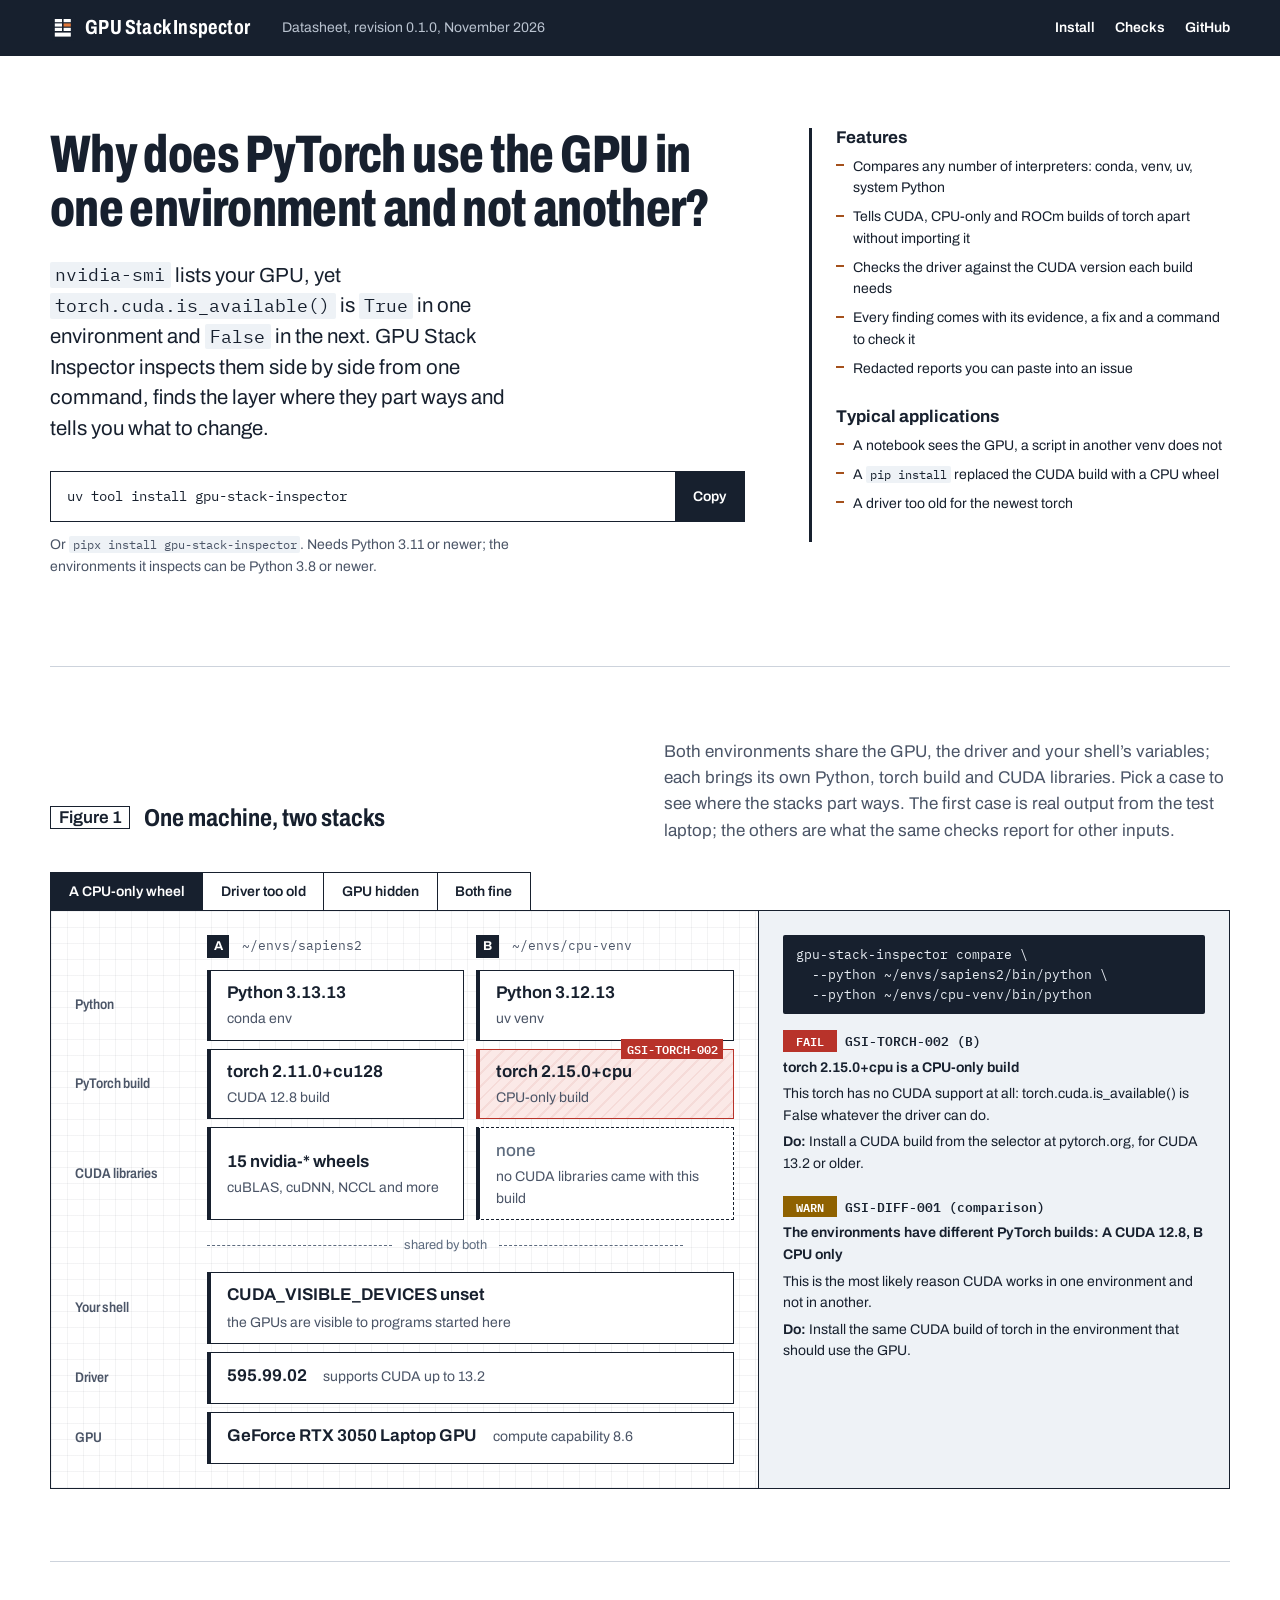
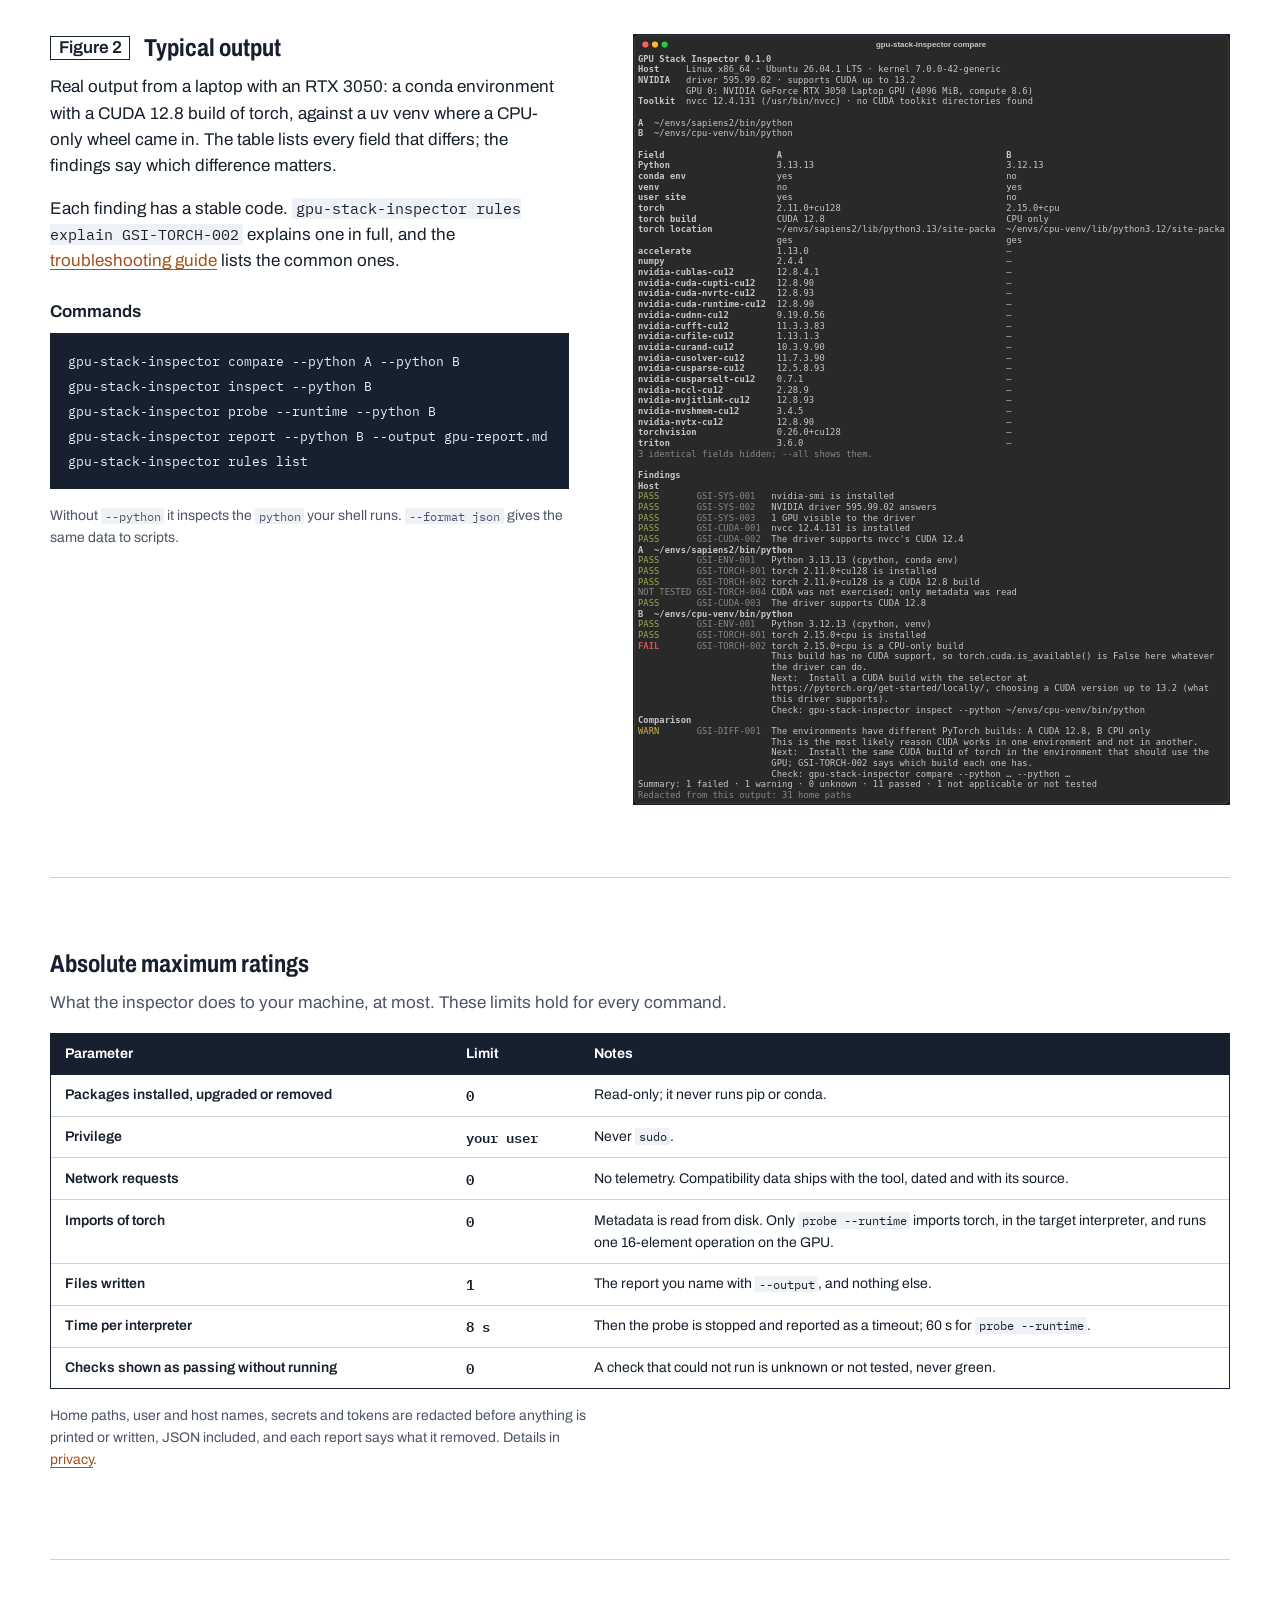
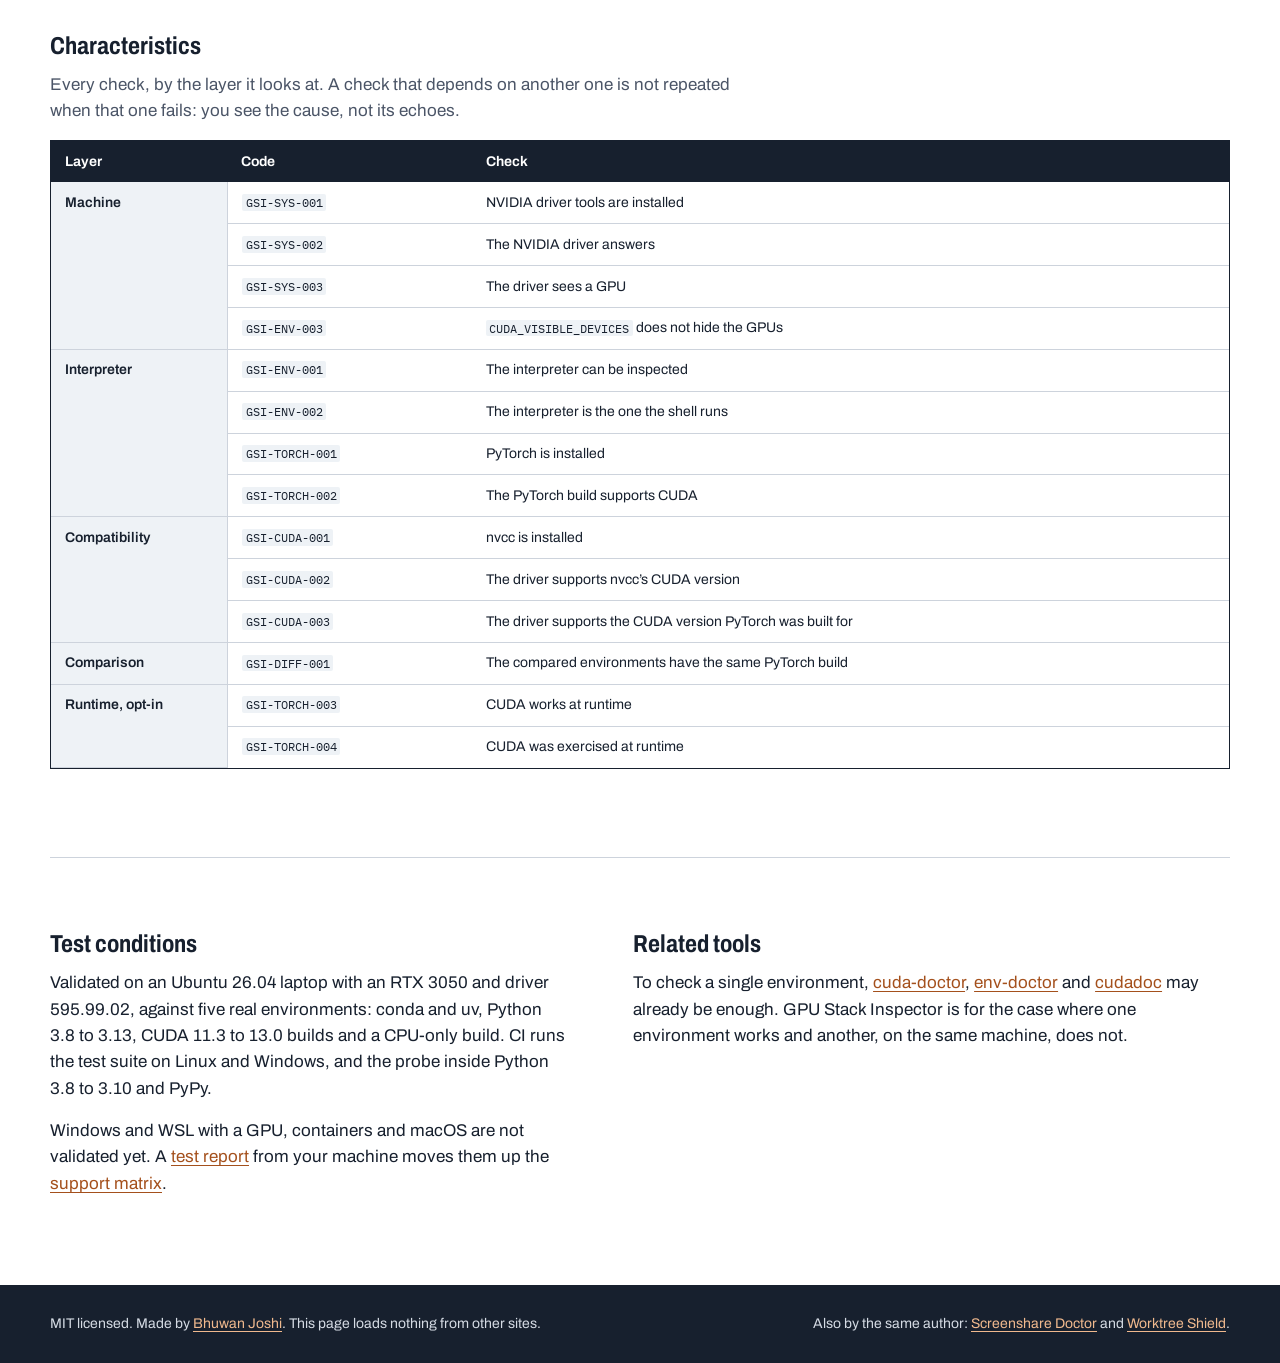
<file: site/index.html>
<!doctype html>
<html lang="en">
<head>
<meta charset="utf-8">
<meta name="viewport" content="width=device-width, initial-scale=1">
<title>GPU Stack Inspector: why PyTorch uses the GPU in one environment and not another</title>
<meta name="description" content="Compare several Python environments on one machine and find out why torch.cuda.is_available() is True in one and False in another. Read-only, open source, MIT.">
<link rel="canonical" href="https://bhuwanjoshi-01.github.io/gpu-stack-inspector/">
<meta property="og:type" content="website">
<meta property="og:title" content="GPU Stack Inspector">
<meta property="og:description" content="Find out why PyTorch uses the GPU in one Python environment but not another. One command, read-only, with the evidence.">
<meta property="og:url" content="https://bhuwanjoshi-01.github.io/gpu-stack-inspector/">
<meta property="og:image" content="https://bhuwanjoshi-01.github.io/gpu-stack-inspector/assets/social-card.png">
<meta property="og:image:width" content="1280">
<meta property="og:image:height" content="640">
<meta property="og:image:alt" content="GPU Stack Inspector: two Python environments on one GPU, one with a CUDA build of torch and one with a CPU-only build, marked as the difference that matters.">
<meta name="twitter:card" content="summary_large_image">
<meta name="theme-color" content="#17202e">
<link rel="icon" href="assets/favicon.svg" type="image/svg+xml">
<link rel="preload" href="assets/fonts/archivo.woff2" as="font" type="font/woff2" crossorigin>
<link rel="stylesheet" href="style.css">
<script src="main.js" defer></script>
</head>
<body>

<header class="masthead">
  <div class="wrap masthead-row">
    <a class="part" href="#top" aria-label="GPU Stack Inspector, top of the page">
      <svg class="part-mark" viewBox="0 0 32 32" aria-hidden="true"><use href="assets/favicon.svg#mark"/></svg>
      <span class="part-name">GPU Stack Inspector</span>
    </a>
    <p class="part-rev">Datasheet, revision 0.1.0, November 2026</p>
    <nav class="masthead-nav" aria-label="Page">
      <a href="#install">Install</a>
      <a href="#checks">Checks</a>
      <a href="https://github.com/BhuwanJoshi-01/gpu-stack-inspector">GitHub</a>
    </nav>
  </div>
</header>

<main id="top">
  <section class="intro wrap" aria-labelledby="title">
    <div class="intro-main">
      <h1 id="title">Why does PyTorch use the GPU in one environment and not another?</h1>
      <p class="lede"><code>nvidia-smi</code> lists your GPU, yet <code>torch.cuda.is_available()</code> is
        <code>True</code> in one environment and <code>False</code> in the next. GPU Stack Inspector inspects them
        side by side from one command, finds the layer where they part ways and tells you what to change.</p>
      <div class="command" id="install">
        <code id="install-command">uv tool install gpu-stack-inspector</code>
        <button class="copy" type="button" data-copy="install-command">Copy</button>
      </div>
      <p class="fine">Or <code>pipx install gpu-stack-inspector</code>.
        Needs Python 3.11 or newer; the environments it inspects can be Python 3.8 or newer.</p>
    </div>
    <aside class="intro-side" aria-label="Summary">
      <h2 class="side-title">Features</h2>
      <ul class="ticks">
        <li>Compares any number of interpreters: conda, venv, uv, system Python</li>
        <li>Tells CUDA, CPU-only and ROCm builds of torch apart without importing it</li>
        <li>Checks the driver against the CUDA version each build needs</li>
        <li>Every finding comes with its evidence, a fix and a command to check it</li>
        <li>Redacted reports you can paste into an issue</li>
      </ul>
      <h2 class="side-title">Typical applications</h2>
      <ul class="ticks">
        <li>A notebook sees the GPU, a script in another venv does not</li>
        <li>A <code>pip install</code> replaced the CUDA build with a CPU wheel</li>
        <li>A driver too old for the newest torch</li>
      </ul>
    </aside>
  </section>

  <section class="figure-block wrap" aria-labelledby="diagram-title">
    <div class="figure-head">
      <h2 id="diagram-title"><span class="fig-no">Figure 1</span> One machine, two stacks</h2>
      <p>Both environments share the GPU, the driver and your shell’s variables; each brings its own Python,
        torch build and CUDA libraries. Pick a case to see where the stacks part ways. The first case is real
        output from the test laptop; the others are what the same checks report for other inputs.</p>
    </div>

    <div class="cases" role="tablist" aria-label="Cases">
      <button role="tab" type="button" id="case-cpu" aria-controls="diagram" aria-selected="true" data-case="cpu">A CPU-only wheel</button>
      <button role="tab" type="button" id="case-driver" aria-controls="diagram" aria-selected="false" tabindex="-1" data-case="driver">Driver too old</button>
      <button role="tab" type="button" id="case-hidden" aria-controls="diagram" aria-selected="false" tabindex="-1" data-case="hidden">GPU hidden</button>
      <button role="tab" type="button" id="case-ok" aria-controls="diagram" aria-selected="false" tabindex="-1" data-case="ok">Both fine</button>
    </div>

    <div class="diagram" id="diagram" role="tabpanel" aria-labelledby="case-cpu" data-case="cpu">
      <div class="stacks">
        <p class="layer-label" style="grid-area: lpy">Python</p>
        <p class="layer-label" style="grid-area: lto">PyTorch build</p>
        <p class="layer-label" style="grid-area: lli">CUDA libraries</p>
        <p class="layer-label" style="grid-area: lsh">Your shell</p>
        <p class="layer-label" style="grid-area: ldr">Driver</p>
        <p class="layer-label" style="grid-area: lgp">GPU</p>

        <p class="env-head" style="grid-area: ha"><span class="env-key">A</span> <span data-field="a-path"></span></p>
        <p class="env-head" style="grid-area: hb"><span class="env-key">B</span> <span data-field="b-path"></span></p>

        <div class="block" style="grid-area: apy" data-block="a-python"></div>
        <div class="block" style="grid-area: ato" data-block="a-torch"></div>
        <div class="block" style="grid-area: ali" data-block="a-libs"></div>
        <div class="block" style="grid-area: bpy" data-block="b-python"></div>
        <div class="block" style="grid-area: bto" data-block="b-torch"></div>
        <div class="block" style="grid-area: bli" data-block="b-libs"></div>

        <p class="shared-rule" style="grid-area: sr">shared by both</p>

        <div class="block block-wide" style="grid-area: shell" data-block="shell"></div>
        <div class="block block-wide" style="grid-area: drv" data-block="driver"></div>
        <div class="block block-wide" style="grid-area: gpu" data-block="gpu"></div>
      </div>

      <div class="verdict" aria-live="polite">
        <p class="verdict-command"><code data-field="command"></code></p>
        <ul class="findings" data-field="findings"></ul>
      </div>
    </div>
    <noscript><p class="fine">The diagram needs JavaScript to switch cases; Figure 2 shows real output.</p></noscript>
  </section>

  <section class="wrap two-col" aria-labelledby="output-title">
    <div>
      <h2 id="output-title"><span class="fig-no">Figure 2</span> Typical output</h2>
      <p>Real output from a laptop with an RTX 3050: a conda environment with a CUDA 12.8 build of torch, against a
        uv venv where a CPU-only wheel came in. The table lists every field that differs; the findings say which
        difference matters.</p>
      <p>Each finding has a stable code. <code>gpu-stack-inspector rules explain GSI-TORCH-002</code> explains one in
        full, and the <a href="https://github.com/BhuwanJoshi-01/gpu-stack-inspector/blob/main/docs/troubleshooting.md">troubleshooting guide</a>
        lists the common ones.</p>
      <h3>Commands</h3>
<pre class="listing"><code>gpu-stack-inspector compare --python A --python B
gpu-stack-inspector inspect --python B
gpu-stack-inspector probe --runtime --python B
gpu-stack-inspector report --python B --output gpu-report.md
gpu-stack-inspector rules list</code></pre>
      <p class="fine">Without <code>--python</code> it inspects the <code>python</code> your shell runs.
        <code>--format json</code> gives the same data to scripts.</p>
    </div>
    <figure class="terminal">
      <img src="assets/compare.svg" width="1360" height="1758" loading="lazy" alt="compare output: a table of the two environments, where the torch build is CUDA 12.8 in A and CPU only in B and fifteen nvidia CUDA wheels are missing from B, followed by the findings: FAIL GSI-TORCH-002 for the CPU-only build and WARN GSI-DIFF-001 because the builds differ.">
    </figure>
  </section>

  <section class="wrap" aria-labelledby="ratings-title">
    <h2 id="ratings-title">Absolute maximum ratings</h2>
    <p class="section-lede">What the inspector does to your machine, at most. These limits hold for every command.</p>
    <div class="table-scroll">
      <table class="ratings">
        <thead><tr><th scope="col">Parameter</th><th scope="col">Limit</th><th scope="col">Notes</th></tr></thead>
        <tbody>
          <tr><th scope="row">Packages installed, upgraded or removed</th><td class="num">0</td><td>Read-only; it never runs pip or conda.</td></tr>
          <tr><th scope="row">Privilege</th><td class="num">your user</td><td>Never <code>sudo</code>.</td></tr>
          <tr><th scope="row">Network requests</th><td class="num">0</td><td>No telemetry. Compatibility data ships with the tool, dated and with its source.</td></tr>
          <tr><th scope="row">Imports of torch</th><td class="num">0</td><td>Metadata is read from disk. Only <code>probe --runtime</code> imports torch, in the target interpreter, and runs one 16-element operation on the GPU.</td></tr>
          <tr><th scope="row">Files written</th><td class="num">1</td><td>The report you name with <code>--output</code>, and nothing else.</td></tr>
          <tr><th scope="row">Time per interpreter</th><td class="num">8 s</td><td>Then the probe is stopped and reported as a timeout; 60 s for <code>probe --runtime</code>.</td></tr>
          <tr><th scope="row">Checks shown as passing without running</th><td class="num">0</td><td>A check that could not run is unknown or not tested, never green.</td></tr>
        </tbody>
      </table>
    </div>
    <p class="fine">Home paths, user and host names, secrets and tokens are redacted before anything is printed or
      written, JSON included, and each report says what it removed. Details in
      <a href="https://github.com/BhuwanJoshi-01/gpu-stack-inspector/blob/main/docs/privacy.md">privacy</a>.</p>
  </section>

  <section class="wrap" id="checks" aria-labelledby="checks-title">
    <h2 id="checks-title">Characteristics</h2>
    <p class="section-lede">Every check, by the layer it looks at. A check that depends on another one is not
      repeated when that one fails: you see the cause, not its echoes.</p>
    <div class="table-scroll">
      <table class="checks">
        <thead><tr><th scope="col">Layer</th><th scope="col">Code</th><th scope="col">Check</th></tr></thead>
        <tbody>
          <tr><th scope="rowgroup" rowspan="4">Machine</th><td><code>GSI-SYS-001</code></td><td>NVIDIA driver tools are installed</td></tr>
          <tr><td><code>GSI-SYS-002</code></td><td>The NVIDIA driver answers</td></tr>
          <tr><td><code>GSI-SYS-003</code></td><td>The driver sees a GPU</td></tr>
          <tr><td><code>GSI-ENV-003</code></td><td><code>CUDA_VISIBLE_DEVICES</code> does not hide the GPUs</td></tr>
          <tr><th scope="rowgroup" rowspan="4">Interpreter</th><td><code>GSI-ENV-001</code></td><td>The interpreter can be inspected</td></tr>
          <tr><td><code>GSI-ENV-002</code></td><td>The interpreter is the one the shell runs</td></tr>
          <tr><td><code>GSI-TORCH-001</code></td><td>PyTorch is installed</td></tr>
          <tr><td><code>GSI-TORCH-002</code></td><td>The PyTorch build supports CUDA</td></tr>
          <tr><th scope="rowgroup" rowspan="3">Compatibility</th><td><code>GSI-CUDA-001</code></td><td>nvcc is installed</td></tr>
          <tr><td><code>GSI-CUDA-002</code></td><td>The driver supports nvcc’s CUDA version</td></tr>
          <tr><td><code>GSI-CUDA-003</code></td><td>The driver supports the CUDA version PyTorch was built for</td></tr>
          <tr><th scope="rowgroup" rowspan="1">Comparison</th><td><code>GSI-DIFF-001</code></td><td>The compared environments have the same PyTorch build</td></tr>
          <tr><th scope="rowgroup" rowspan="2">Runtime, opt-in</th><td><code>GSI-TORCH-003</code></td><td>CUDA works at runtime</td></tr>
          <tr><td><code>GSI-TORCH-004</code></td><td>CUDA was exercised at runtime</td></tr>
        </tbody>
      </table>
    </div>
  </section>

  <section class="wrap two-col" aria-labelledby="tested-title">
    <div>
      <h2 id="tested-title">Test conditions</h2>
      <p>Validated on an Ubuntu 26.04 laptop with an RTX 3050 and driver 595.99.02, against five real environments:
        conda and uv, Python 3.8 to 3.13, CUDA 11.3 to 13.0 builds and a CPU-only build. CI runs the test suite on
        Linux and Windows, and the probe inside Python 3.8 to 3.10 and PyPy.</p>
      <p>Windows and WSL with a GPU, containers and macOS are not validated yet. A
        <a href="https://github.com/BhuwanJoshi-01/gpu-stack-inspector/issues/new?template=test_report.yml">test report</a>
        from your machine moves them up the
        <a href="https://github.com/BhuwanJoshi-01/gpu-stack-inspector/blob/main/docs/support-matrix.md">support matrix</a>.</p>
    </div>
    <div>
      <h2>Related tools</h2>
      <p>To check a single environment, <a href="https://pypi.org/project/cuda-doctor/">cuda-doctor</a>,
        <a href="https://github.com/mitulgarg/env-doctor">env-doctor</a> and
        <a href="https://www.cudadoc.com/docs/quickstart">cudadoc</a> may already be enough. GPU Stack Inspector is
        for the case where one environment works and another, on the same machine, does not.</p>
    </div>
  </section>
</main>

<footer class="colophon">
  <div class="wrap colophon-row">
    <p>MIT licensed. Made by <a href="https://github.com/BhuwanJoshi-01">Bhuwan Joshi</a>.
      This page loads nothing from other sites.</p>
    <p>Also by the same author: <a href="https://bhuwanjoshi-01.github.io/screenshare-doctor/">Screenshare Doctor</a>
      and <a href="https://bhuwanjoshi-01.github.io/worktree-shield/">Worktree Shield</a>.</p>
  </div>
</footer>
</body>
</html>
</file>
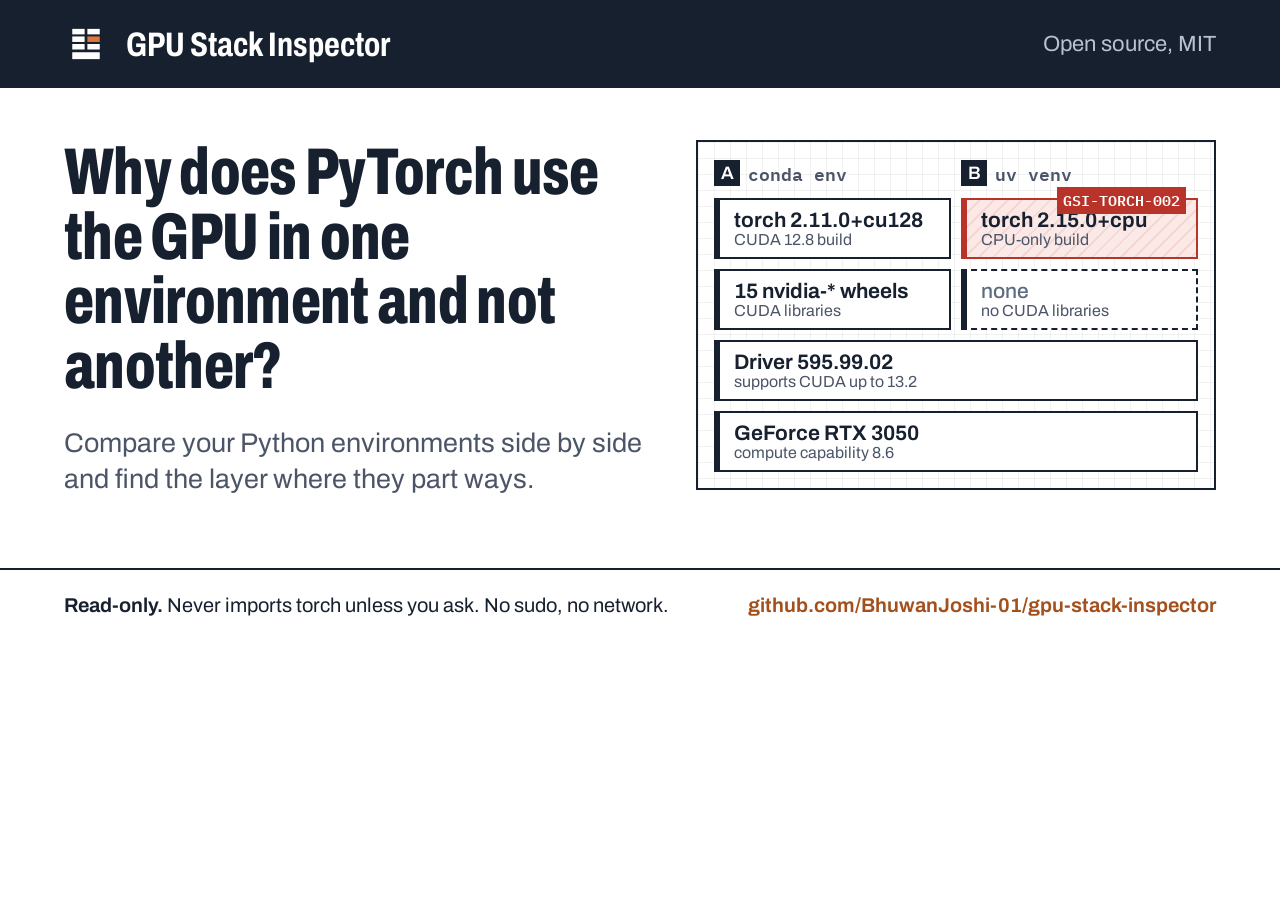
<file: scripts/social-card/card.html>
<!doctype html>
<html lang="en">
<head>
<meta charset="utf-8">
<title>GPU Stack Inspector social card</title>
<!-- Rendered to site/assets/social-card.png by scripts/render-social-card.sh (1280x640). -->
<style>
@font-face { font-family: "Archivo"; src: url("../../site/assets/fonts/archivo.woff2") format("woff2"); font-weight: 100 900; font-stretch: 62% 125%; }
@font-face { font-family: "IBM Plex Mono"; src: url("../../site/assets/fonts/ibm-plex-mono-600.woff2") format("woff2"); font-weight: 600; }
* { box-sizing: border-box; }
html, body { margin: 0; width: 1280px; height: 640px; overflow: hidden; }
body {
  font-family: "Archivo", sans-serif; color: #17202e; background: #fff;
  display: grid; grid-template-rows: 88px 1fr 72px;
}
.strip { background: #17202e; color: #fff; display: flex; align-items: center; gap: 18px; padding: 0 64px; }
.strip svg { width: 44px; height: 44px; }
.strip b { font-size: 34px; font-weight: 700; font-variation-settings: "wdth" 75; }
.strip span { margin-left: auto; color: #b9c2cf; font-size: 22px; }
.body { display: grid; grid-template-columns: 1fr 520px; gap: 48px; padding: 52px 64px 0; }
h1 { margin: 0; font-size: 66px; line-height: 0.98; font-weight: 800; font-variation-settings: "wdth" 70; letter-spacing: -0.01em; }
p { margin: 26px 0 0; font-size: 27px; line-height: 1.35; color: #4b5567; max-width: 640px; }
.stacks { display: grid; grid-template-columns: 1fr 1fr; gap: 10px; align-content: start; align-self: start;
  background-image: linear-gradient(to right, rgba(23,32,46,.06) 1px, transparent 1px), linear-gradient(to bottom, rgba(23,32,46,.06) 1px, transparent 1px);
  background-size: 16px 16px; padding: 16px; border: 2px solid #17202e; }
.head { font: 600 18px "IBM Plex Mono", monospace; color: #4b5567; display: flex; align-items: center; gap: 8px; }
.head i { font-style: normal; background: #17202e; color: #fff; width: 26px; height: 26px; display: grid; place-items: center; font-family: "Archivo"; }
.b { border: 2px solid #17202e; border-left-width: 6px; padding: 9px 14px; font-size: 21px; white-space: nowrap; font-weight: 650; background: #fff; position: relative; }
.b small { display: block; font-size: 16px; font-weight: 400; color: #4b5567; }
.wide { grid-column: 1 / 3; }
.fail { border-color: #b8332a; background: repeating-linear-gradient(135deg, transparent 0 8px, rgba(184,51,42,.1) 8px 10px), #fbe9e7; }
.fail::after { content: "GSI-TORCH-002"; position: absolute; top: -13px; right: 10px; background: #b8332a; color: #fff; font: 600 15px "IBM Plex Mono", monospace; padding: 1px 6px; }
.empty { border-style: dashed; border-left-style: solid; color: #5d6b7e; font-weight: 500; }
.foot { display: flex; align-items: center; padding: 0 64px; gap: 28px; font-size: 20px; white-space: nowrap; color: #17202e; border-top: 2px solid #17202e; }
.foot b { font-weight: 650; }
.foot span { color: #a4501c; font-weight: 650; margin-left: auto; }
</style>
</head>
<body>
  <div class="strip">
    <svg viewBox="0 0 32 32" aria-hidden="true"><use href="../../site/assets/favicon.svg#mark"/></svg>
    <b>GPU Stack Inspector</b>
    <span>Open source, MIT</span>
  </div>
  <div class="body">
    <div>
      <h1>Why does PyTorch use the GPU in one environment and not another?</h1>
      <p>Compare your Python environments side by side and find the layer where they part ways.</p>
    </div>
    <div class="stacks">
      <div class="head"><i>A</i> conda env</div>
      <div class="head"><i>B</i> uv venv</div>
      <div class="b">torch 2.11.0+cu128<small>CUDA 12.8 build</small></div>
      <div class="b fail">torch 2.15.0+cpu<small>CPU-only build</small></div>
      <div class="b">15 nvidia-* wheels<small>CUDA libraries</small></div>
      <div class="b empty">none<small>no CUDA libraries</small></div>
      <div class="b wide">Driver 595.99.02<small>supports CUDA up to 13.2</small></div>
      <div class="b wide">GeForce RTX 3050<small>compute capability 8.6</small></div>
    </div>
  </div>
  <div class="foot"><div><b>Read-only.</b> Never imports torch unless you ask. No sudo, no network.</div><span>github.com/BhuwanJoshi-01/gpu-stack-inspector</span></div>
</body>
</html>
</file>
<file: site/style.css>
/* GPU Stack Inspector project page, set as a component datasheet.
   SPDX-License-Identifier: MIT */

@font-face {
    font-family: "Archivo";
    src: url("assets/fonts/archivo.woff2") format("woff2");
    font-weight: 100 900;
    font-stretch: 62% 125%;
    font-display: swap;
}
@font-face {
    font-family: "IBM Plex Mono";
    src: url("assets/fonts/ibm-plex-mono-400.woff2") format("woff2");
    font-weight: 400;
    font-display: swap;
}
@font-face {
    font-family: "IBM Plex Mono";
    src: url("assets/fonts/ibm-plex-mono-600.woff2") format("woff2");
    font-weight: 600;
    font-display: swap;
}

:root {
    --paper: #ffffff;
    --ink: #17202e;
    --ink-soft: #4b5567;
    --rule: #cdd3dc;
    --panel: #eef2f6;
    --copper: #a4501c;
    --copper-soft: #f4e4d8;
    --pass: #23734a;
    --fail: #b8332a;
    --fail-soft: #fbe9e7;
    --warn: #8f6200;
    --warn-soft: #fbf1d9;
    --muted: #5d6b7e;

    --sans: "Archivo", "Helvetica Neue", Arial, sans-serif;
    --mono: "IBM Plex Mono", ui-monospace, "SFMono-Regular", Menlo, monospace;

    /* 1.2 scale from 17px */
    --step--1: 0.875rem;
    --step-0: 1.0625rem;
    --step-1: 1.275rem;
    --step-2: 1.53rem;
    --step-3: clamp(1.9rem, 1.2rem + 3vw, 3.3rem);

    --gutter: clamp(1rem, 4vw, 2.5rem);
}

*, *::before, *::after { box-sizing: border-box; }

html { scroll-behavior: smooth; scroll-padding-top: 4.5rem; }
@media (prefers-reduced-motion: reduce) { html { scroll-behavior: auto; } }

body {
    margin: 0;
    background: var(--paper);
    color: var(--ink);
    font-family: var(--sans);
    font-size: var(--step-0);
    line-height: 1.55;
    font-variation-settings: "wdth" 100;
    -webkit-font-smoothing: antialiased;
    text-rendering: optimizeLegibility;
}

a { color: var(--copper); text-underline-offset: 0.18em; text-decoration-thickness: 1px; }
a:hover { text-decoration-thickness: 2px; }

:focus-visible {
    outline: 2px solid var(--copper);
    outline-offset: 3px;
}

code, pre { font-family: var(--mono); font-size: 0.86em; }
p code, li code, td code, th code {
    background: var(--panel);
    padding: 0.08em 0.3em;
    border-radius: 2px;
    overflow-wrap: anywhere;
}

h1, h2, h3 { margin: 0; text-wrap: balance; font-weight: 700; }
h2 {
    font-size: var(--step-2);
    font-stretch: 80%;
    font-variation-settings: "wdth" 80;
    line-height: 1.15;
    margin-bottom: 0.75rem;
}
h3 {
    font-size: var(--step-0);
    font-weight: 650;
    margin: 1.5rem 0 0.5rem;
}
p { margin: 0 0 1rem; max-width: 68ch; }

.wrap { width: min(1180px, 100% - 2 * var(--gutter)); margin-inline: auto; }

.fine { font-size: var(--step--1); color: var(--ink-soft); }
.section-lede { color: var(--ink-soft); }

/* ---------- masthead: the datasheet's header strip ---------- */

.masthead {
    position: sticky;
    top: 0;
    z-index: 10;
    background: var(--ink);
    color: var(--paper);
}
.masthead-row {
    display: flex;
    align-items: center;
    gap: 1rem 2rem;
    min-height: 3.5rem;
}
.part {
    display: inline-flex;
    align-items: center;
    gap: 0.6rem;
    color: inherit;
    text-decoration: none;
    font-weight: 700;
    font-variation-settings: "wdth" 75;
    font-size: var(--step-1);
    letter-spacing: 0.01em;
}
.part-mark { width: 1.6rem; height: 1.6rem; }
.part-rev {
    margin: 0;
    font-size: var(--step--1);
    color: #b9c2cf;
}
.masthead-nav { margin-left: auto; display: flex; gap: 1.25rem; }
.masthead-nav a { color: var(--paper); text-decoration: none; font-size: var(--step--1); font-weight: 600; }
.masthead-nav a:hover { text-decoration: underline; }
.masthead :focus-visible { outline-color: #f0b98e; }

@media (max-width: 760px) {
    .part-rev { display: none; }
}
@media (max-width: 460px) {
    .masthead-nav a:not(:last-child) { display: none; }
}

/* ---------- introduction: title on the left, features column on the right ---------- */

main > section { padding-block: clamp(2.5rem, 6vw, 4.5rem); border-bottom: 1px solid var(--rule); }
main > section:last-child { border-bottom: 0; }

.intro {
    display: grid;
    grid-template-columns: minmax(0, 1.65fr) minmax(0, 1fr);
    gap: clamp(2rem, 5vw, 4.5rem);
    align-items: start;
}
h1 {
    font-size: var(--step-3);
    font-weight: 800;
    font-variation-settings: "wdth" 72;
    line-height: 1.02;
    letter-spacing: -0.012em;
    margin-bottom: 1.5rem;
}
.lede { font-size: var(--step-1); line-height: 1.5; max-width: 40ch; }
@media (max-width: 1000px) { .lede { max-width: 52ch; } }

.command {
    display: flex;
    align-items: stretch;
    margin: 1.75rem 0 0.75rem;
    border: 1px solid var(--ink);
    max-width: 44rem;
}
.command code {
    flex: 1;
    min-width: 0;
    padding: 0.85rem 1rem;
    font-size: var(--step--1);
    overflow-x: auto;
    white-space: nowrap;
    background: var(--paper);
}
.copy {
    border: 0;
    border-left: 1px solid var(--ink);
    background: var(--ink);
    color: var(--paper);
    font: 600 var(--step--1) var(--sans);
    padding: 0 1.1rem;
    cursor: pointer;
}
.copy:hover { background: #2a3548; }
.copy[data-state="done"] { background: var(--pass); }

.intro-side {
    border-left: 3px solid var(--ink);
    padding-left: 1.5rem;
}
.side-title {
    font-size: var(--step-0);
    font-variation-settings: "wdth" 100;
    font-weight: 700;
    margin: 0 0 0.5rem;
}
.side-title + .ticks { margin-bottom: 1.75rem; }
.ticks { list-style: none; margin: 0; padding: 0; font-size: var(--step--1); }
.ticks li { position: relative; padding-left: 1.1rem; margin-bottom: 0.45rem; }
.ticks li::before {
    content: "";
    position: absolute;
    left: 0;
    top: 0.6em;
    width: 0.5rem;
    height: 2px;
    background: var(--copper);
}

@media (max-width: 860px) {
    .intro { grid-template-columns: minmax(0, 1fr); }
    .intro-side { border-left: 0; border-top: 3px solid var(--ink); padding: 1.25rem 0 0; }
}

/* ---------- figure 1: the block diagram ---------- */

.fig-no {
    display: inline-block;
    margin-right: 0.6rem;
    padding: 0.05em 0.45em;
    border: 1px solid currentColor;
    font-size: 0.7em;
    font-weight: 600;
    vertical-align: 0.18em;
    font-variation-settings: "wdth" 100;
}
.figure-head { display: grid; grid-template-columns: minmax(0, 1fr) minmax(0, 1fr); gap: 1rem 3rem; align-items: end; }
.figure-head p { color: var(--ink-soft); margin: 0; }
@media (max-width: 860px) { .figure-head { grid-template-columns: minmax(0, 1fr); } }

.cases {
    display: flex;
    flex-wrap: wrap;
    gap: 0;
    margin: 1.75rem 0 0;
    border: 1px solid var(--ink);
    border-bottom: 0;
    width: fit-content;
    max-width: 100%;
}
.cases [role="tab"] {
    border: 0;
    border-right: 1px solid var(--ink);
    background: var(--paper);
    color: var(--ink);
    font: 600 var(--step--1) var(--sans);
    padding: 0.7rem 1.1rem;
    cursor: pointer;
}
.cases [role="tab"]:last-child { border-right: 0; }
.cases [role="tab"]:hover { background: var(--panel); }
.cases [role="tab"][aria-selected="true"] { background: var(--ink); color: var(--paper); }
.cases [role="tab"]:focus-visible { outline-offset: -4px; outline-color: var(--copper); }

.diagram {
    display: grid;
    grid-template-columns: minmax(0, 1.5fr) minmax(0, 1fr);
    border: 1px solid var(--ink);
    background:
        linear-gradient(var(--paper), var(--paper)) padding-box,
        var(--ink);
}
@media (max-width: 960px) { .diagram { grid-template-columns: minmax(0, 1fr); } }

.stacks {
    display: grid;
    grid-template-columns: 7.5rem minmax(0, 1fr) minmax(0, 1fr);
    grid-template-rows: auto repeat(3, minmax(4.25rem, auto)) 2.25rem repeat(3, minmax(3.25rem, auto));
    grid-template-areas:
        ".   ha    hb"
        "lpy apy   bpy"
        "lto ato   bto"
        "lli ali   bli"
        ".   sr    sr"
        "lsh shell shell"
        "ldr drv   drv"
        "lgp gpu   gpu";
    gap: 0.5rem 0.75rem;
    padding: 1.5rem;
    background-image:
        linear-gradient(to right, rgba(23, 32, 46, 0.05) 1px, transparent 1px),
        linear-gradient(to bottom, rgba(23, 32, 46, 0.05) 1px, transparent 1px);
    background-size: 16px 16px;
}
.layer-label {
    margin: 0;
    align-self: center;
    font-size: var(--step--1);
    font-weight: 600;
    color: var(--ink-soft);
    font-variation-settings: "wdth" 85;
}
.env-head {
    margin: 0 0 0.25rem;
    font-family: var(--mono);
    font-size: 0.8rem;
    color: var(--ink-soft);
    overflow-wrap: anywhere;
}
.env-key {
    display: inline-grid;
    place-items: center;
    width: 1.4rem;
    height: 1.4rem;
    margin-right: 0.3rem;
    background: var(--ink);
    color: var(--paper);
    font-family: var(--sans);
    font-weight: 700;
    font-size: 0.8rem;
}
.shared-rule {
    margin: 0;
    align-self: center;
    display: flex;
    align-items: center;
    gap: 0.75rem;
    font-size: 0.8rem;
    color: var(--muted);
}
.shared-rule::before, .shared-rule::after {
    content: "";
    flex: 1;
    border-top: 1px dashed var(--muted);
}

.block {
    position: relative;
    display: flex;
    flex-direction: column;
    justify-content: center;
    gap: 0.1rem;
    padding: 0.6rem 0.8rem 0.6rem 1rem;
    background: var(--paper);
    border: 1px solid var(--ink);
    border-left-width: 4px;
    min-width: 0;
    transition: background-color 180ms ease, border-color 180ms ease;
}
.block-wide { flex-direction: row; justify-content: flex-start; align-items: baseline; flex-wrap: wrap; gap: 0.2rem 1rem; }
.block strong { font-weight: 650; font-size: var(--step-0); overflow-wrap: anywhere; }
.block span { font-size: var(--step--1); color: var(--ink-soft); overflow-wrap: anywhere; }
.block[data-state="fail"] {
    border-color: var(--fail);
    background:
        repeating-linear-gradient(135deg, transparent 0 7px, rgba(184, 51, 42, 0.08) 7px 9px),
        var(--fail-soft);
}
.block[data-state="warn"] {
    border-color: var(--warn);
    background:
        repeating-linear-gradient(135deg, transparent 0 7px, rgba(143, 98, 0, 0.09) 7px 9px),
        var(--warn-soft);
}
.block[data-state="fail"]::after, .block[data-state="warn"]::after {
    content: attr(data-code);
    position: absolute;
    top: -0.65rem;
    right: 0.6rem;
    padding: 0 0.35rem;
    font: 600 0.72rem var(--mono);
    color: var(--paper);
    background: var(--fail);
}
.block[data-state="warn"]::after { background: var(--warn); }
.block[data-state="empty"] { border-style: dashed; border-left-style: solid; }
.block[data-state="empty"] strong { color: var(--muted); font-weight: 500; }

@media (prefers-reduced-motion: reduce) { .block { transition: none; } }

.block-layer { display: none; }

@media (max-width: 560px) {
    .stacks {
        grid-template-columns: minmax(0, 1fr) minmax(0, 1fr);
        grid-template-rows: auto repeat(3, minmax(4rem, auto)) 2rem repeat(3, auto);
        grid-template-areas:
            "ha    hb"
            "apy   bpy"
            "ato   bto"
            "ali   bli"
            "sr    sr"
            "shell shell"
            "drv   drv"
            "gpu   gpu";
        padding: 1rem;
        gap: 0.4rem 0.5rem;
    }
    .layer-label { display: none; }
    .block-layer { display: block; flex-basis: 100%; font-style: normal; font-size: 0.72rem; color: var(--muted); }
    .block { padding: 0.5rem 0.6rem 0.5rem 0.75rem; }
    .block strong { font-size: var(--step--1); }
    .block span { font-size: 0.8rem; }
}

.verdict {
    padding: 1.5rem;
    border-left: 1px solid var(--ink);
    background: var(--panel);
    display: flex;
    flex-direction: column;
    gap: 1rem;
}
@media (max-width: 960px) { .verdict { border-left: 0; border-top: 1px solid var(--ink); } }
.verdict-command { margin: 0; }
.verdict-command code {
    display: block;
    padding: 0.6rem 0.8rem;
    background: var(--ink);
    color: #e7ecf3;
    font-size: 0.8rem;
    overflow-x: auto;
    white-space: pre;
}
.findings { list-style: none; margin: 0; padding: 0; display: grid; gap: 1rem; }
.finding { margin: 0; }
.finding-head { display: flex; flex-wrap: wrap; align-items: baseline; gap: 0.5rem; margin: 0 0 0.3rem; }
.badge {
    display: inline-block;
    min-width: 3.4rem;
    padding: 0.05rem 0.4rem;
    font: 600 0.72rem var(--mono);
    text-align: center;
    color: var(--paper);
    background: var(--muted);
}
.badge-fail { background: var(--fail); }
.badge-warn { background: var(--warn); }
.badge-pass { background: var(--pass); }
.finding-code { font: 600 0.8rem var(--mono); }
.finding-summary { font-weight: 650; margin: 0 0 0.3rem; }
.finding p { font-size: var(--step--1); margin: 0 0 0.3rem; }
.finding .next { color: var(--ink); }
.finding .next::before { content: "Do: "; font-weight: 650; }

/* ---------- figure 2 and other two-column sections ---------- */

.two-col {
    display: grid;
    grid-template-columns: minmax(0, 1fr) minmax(0, 1.15fr);
    gap: clamp(2rem, 5vw, 4rem);
    align-items: start;
}
@media (max-width: 900px) { .two-col { grid-template-columns: minmax(0, 1fr); } }

.listing {
    margin: 0 0 1rem;
    padding: 1rem 1.1rem;
    background: var(--ink);
    color: #e7ecf3;
    overflow-x: auto;
    line-height: 1.7;
}
.terminal { margin: 0; border: 1px solid var(--ink); background: #0c0c0c; }
.terminal img { display: block; width: 100%; height: auto; }

/* ---------- tables ---------- */

.table-scroll { overflow-x: auto; margin-bottom: 1rem; border: 1px solid var(--ink); }
table { width: 100%; border-collapse: collapse; font-size: var(--step--1); }
th, td { text-align: left; vertical-align: top; padding: 0.6rem 0.9rem; border-bottom: 1px solid var(--rule); }
thead th { background: var(--ink); color: var(--paper); font-weight: 650; border-bottom: 0; white-space: nowrap; }
tbody tr:last-child > * { border-bottom: 0; }
tbody th { font-weight: 600; }
.ratings tbody th { width: 34%; }
.ratings .num { font-family: var(--mono); font-weight: 600; white-space: nowrap; width: 8rem; }
.checks th[scope="rowgroup"] { background: var(--panel); border-right: 1px solid var(--rule); width: 11rem; }
.checks td:nth-child(2), .checks tr > td:first-child { white-space: nowrap; }

/* ---------- colophon ---------- */

.colophon { background: var(--ink); color: #d5dbe4; font-size: var(--step--1); }
.colophon-row { display: flex; flex-wrap: wrap; justify-content: space-between; gap: 0.5rem 2rem; padding-block: 1.75rem; }
.colophon p { margin: 0; }
.colophon a { color: #f0b98e; }
.colophon :focus-visible { outline-color: #f0b98e; }

@media (max-width: 560px) {
    .cases { display: grid; grid-template-columns: 1fr 1fr; width: 100%; }
    .cases [role="tab"] { border-bottom: 1px solid var(--ink); }
    .cases [role="tab"]:nth-child(2n) { border-right: 0; }
}
</file>
